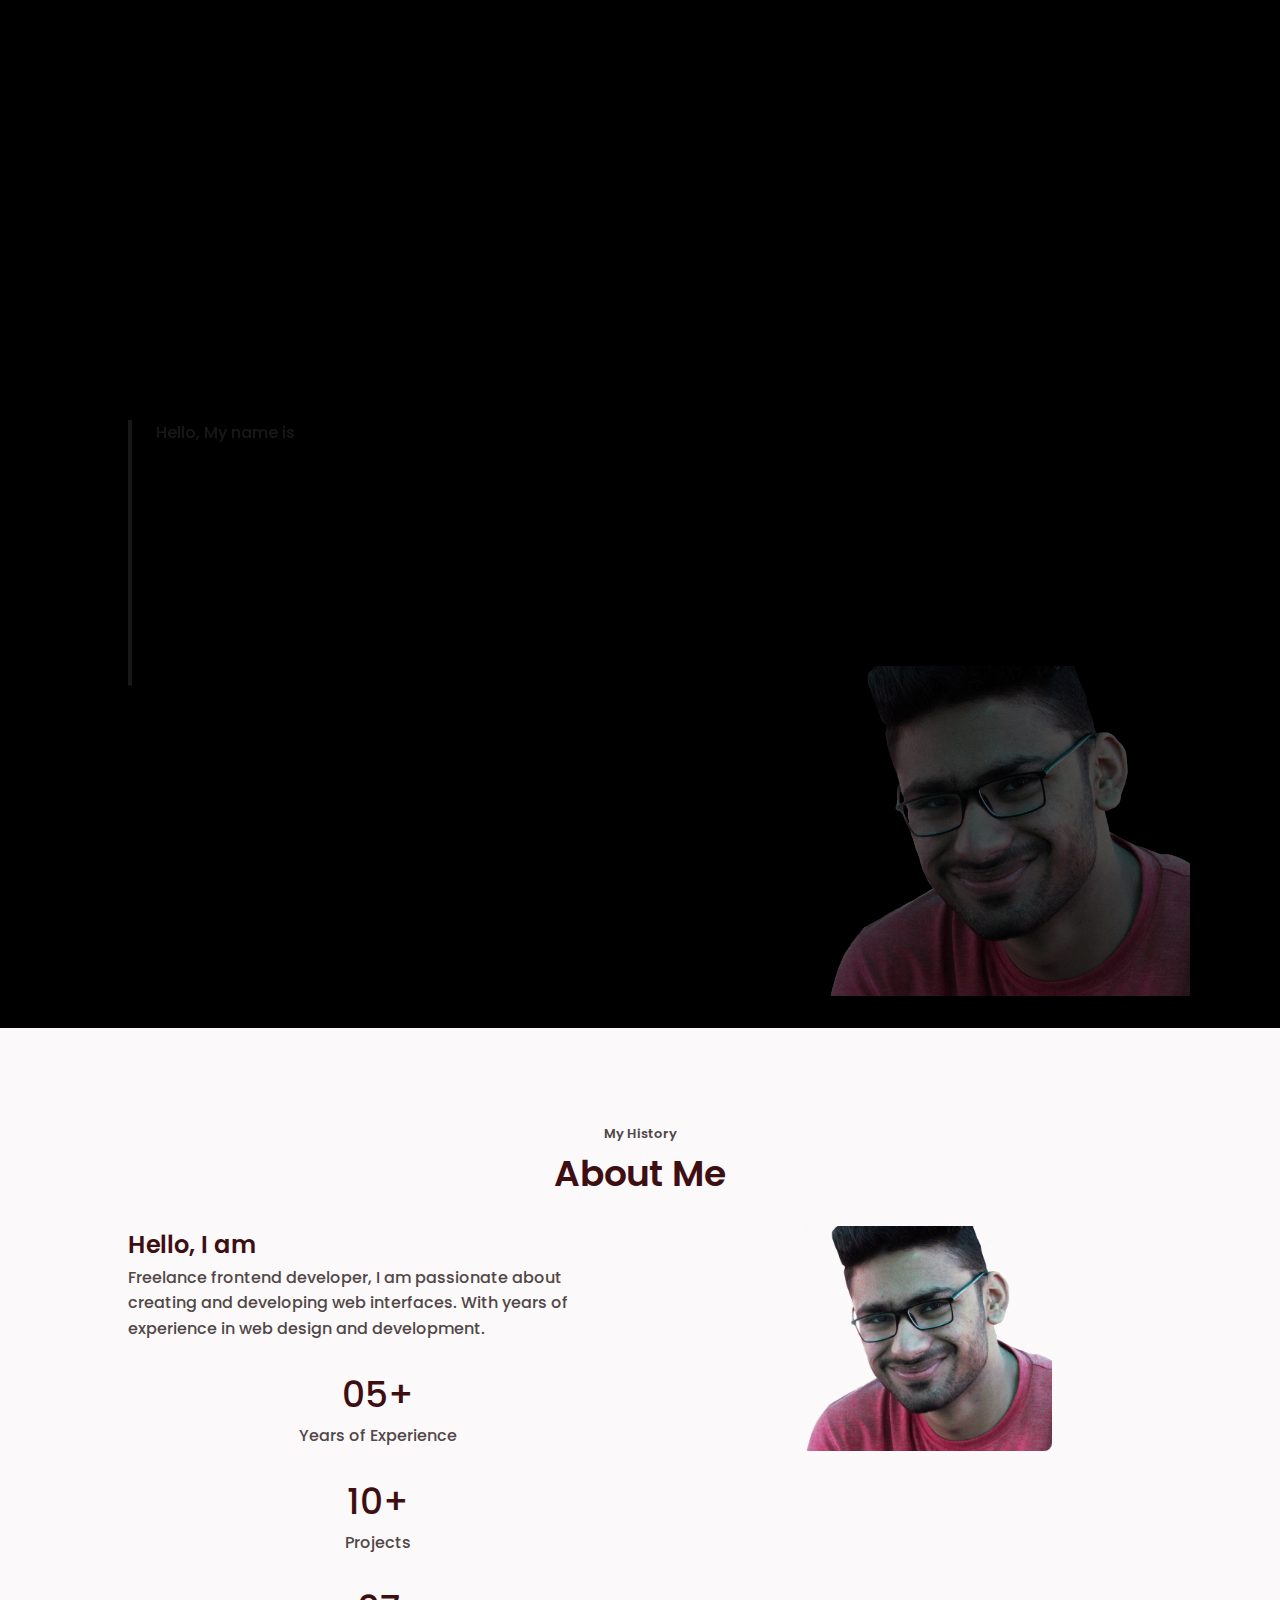
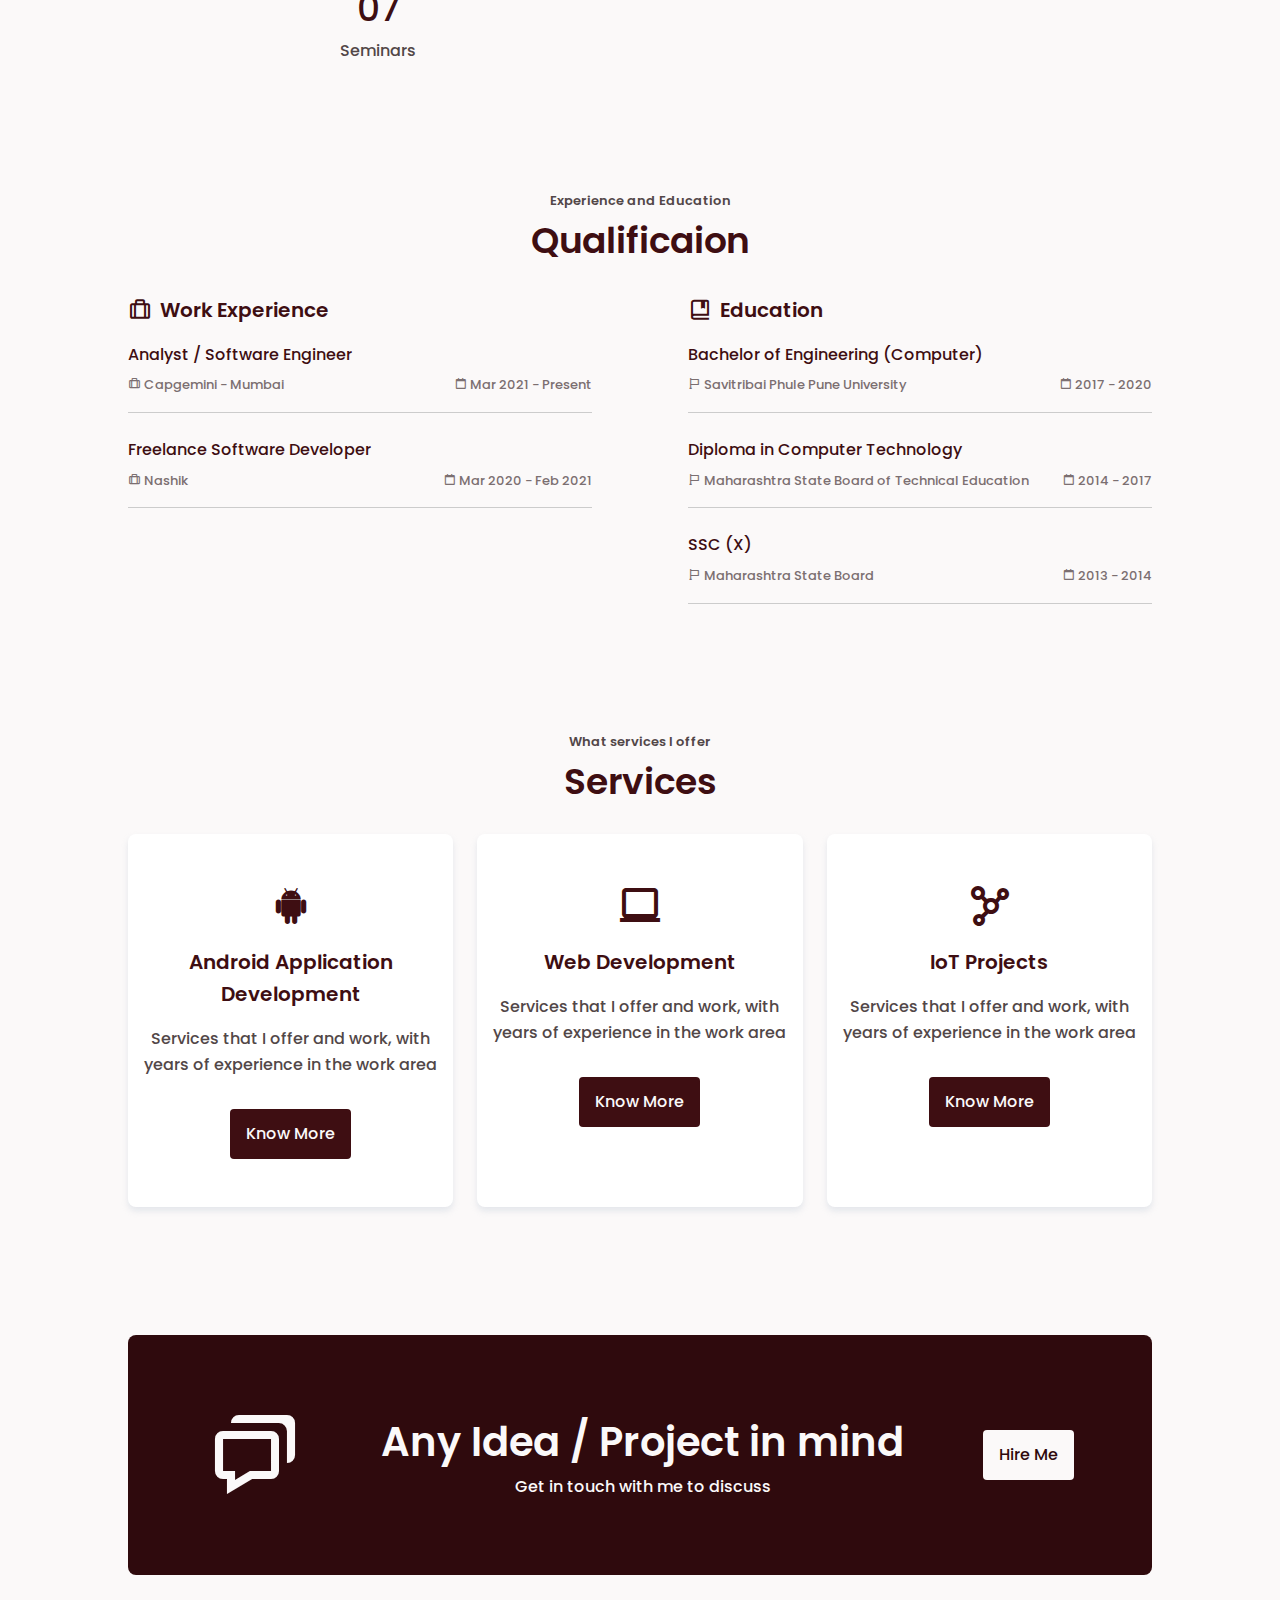
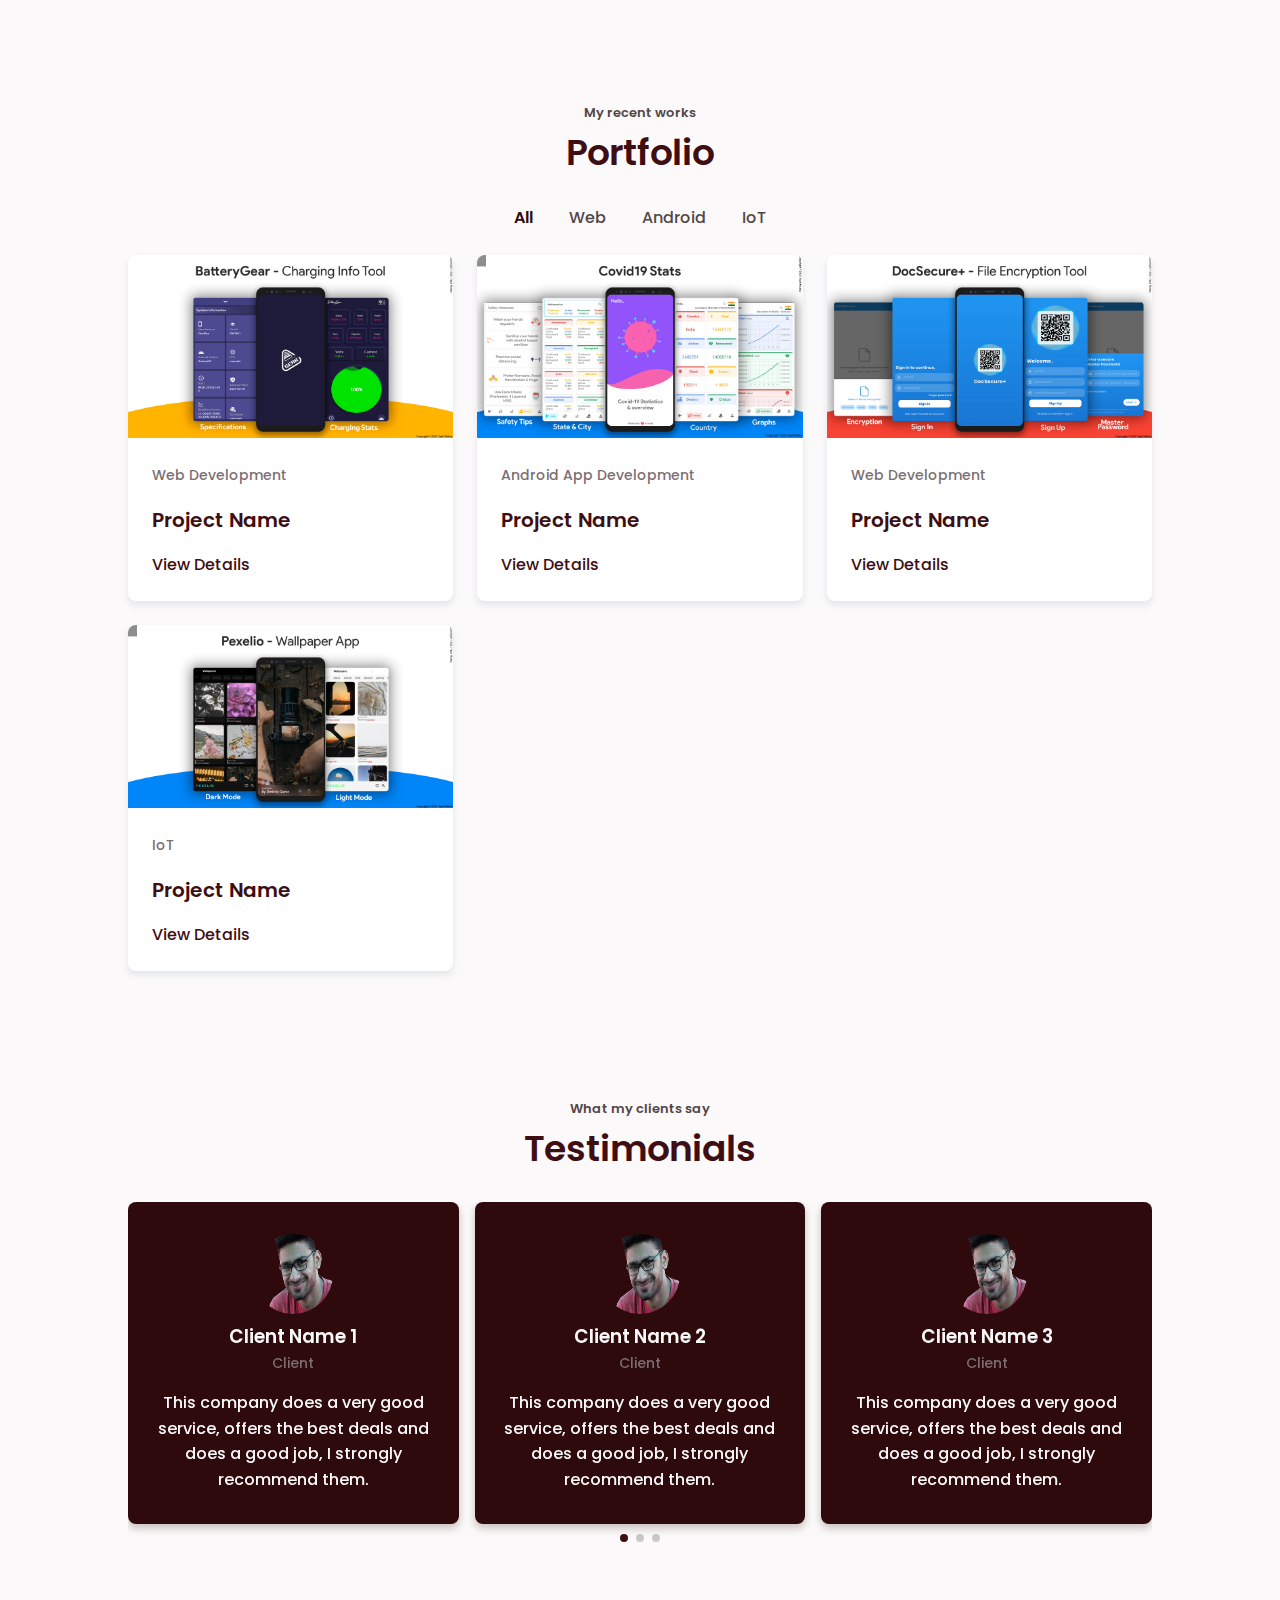
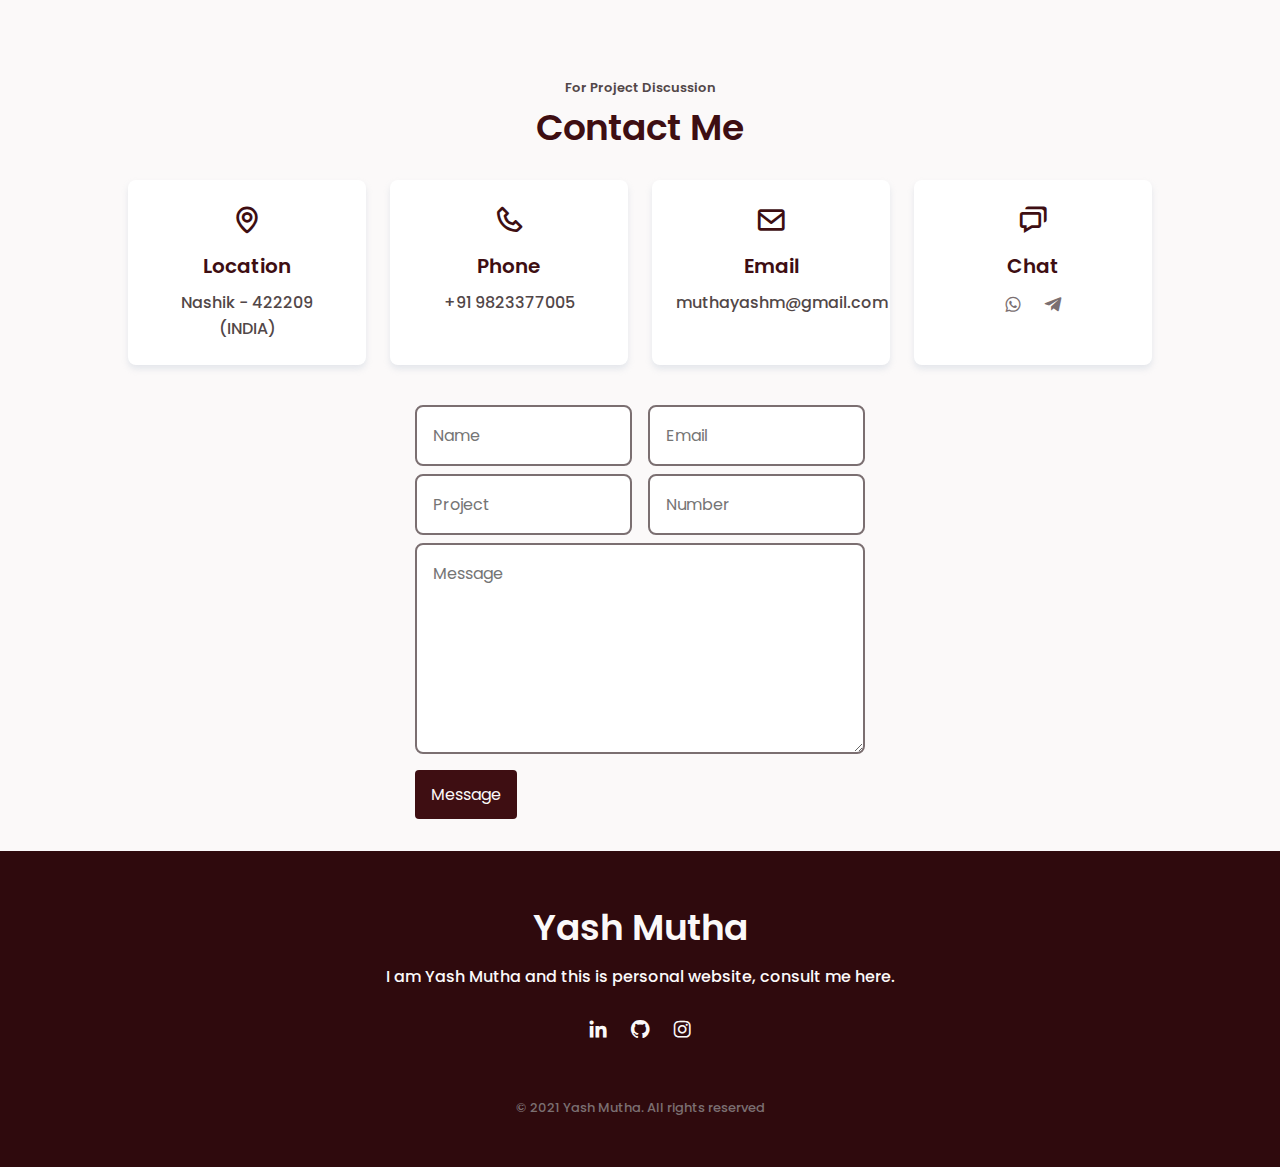
<file: index.html>
<!DOCTYPE html>
<html lang="en">

<head>
    <meta charset="UTF-8">
    <meta http-equiv="X-UA-Compatible" content="IE=edge">
    <meta name="viewport" content="width=device-width, initial-scale=1.0">
    <title>Welcome to Yash Mutha's site</title>

    <!-- ======MAIN CSS===== -->
    <link rel="stylesheet" href="./css/style.css">

    <!-- ======SWIPER CSS===== -->
    <link rel="stylesheet" href="./css/swiper-bundle.min.css">

    <!-- ======BOXICONS===== -->
    <link href='https://unpkg.com/boxicons@2.0.7/css/boxicons.min.css' rel='stylesheet'>
</head>

<body>
    <!-- SCROLL TOP -->
    <a href="#home" class="scrolltop" id="scroll-top">
        <i class="bx bx-chevron-up scrolltop__icon"></i>
    </a>

    <!-- HEADER -->
    <header class="l-header" id="header">
        <nav class="nav bd-container">
            <a href="#" class="nav__logo">Yash Mutha</a>

            <div class="nav__menu" id="nav-menu">
                <ul class="nav__list">
                    <li class="nav__item"><a href="#home" class="nav__link active">Home</a></li>
                    <li class="nav__item"><a href="#about" class="nav__link">About</a></li>
                    <li class="nav__item"><a href="#services" class="nav__link">Services</a></li>
                    <li class="nav__item"><a href="#portfolio" class="nav__link">Portfolio</a></li>
                    <li class="nav__item"><a href="#contact" class="nav__link">Contact</a></li>
                </ul>
            </div>

            <div class="nav__toggle" id="nav-toggle">
                <i class="bx bx-menu"></i>
            </div>
        </nav>
    </header>

    <main class="l-main">
        <!-- HOME -->
        <section class="home section" id="home">
            <div class="home__container bd-container bd-grid">
                <div class="home__data">
                    <span class="home_greeting">Hello, My name is</span>
                    <h1 class="home__name">Yash Mutha</h1>
                    <span class="home__profession">Software Engineer</span>
                    <a download="" href="./assets/files/Resume_YashMutha_04.02.2021.pdf"
                        class="button button-light home__button">Download
                        Resume</a>
                </div>

                <div class="home__social">
                    <a href="#" class="home__social-icon"><i class="bx bxl-linkedin"></i></a>
                    <a href="#" class="home__social-icon"><i class="bx bxl-github"></i></a>
                    <a href="#" class="home__social-icon"><i class="bx bxl-twitter"></i></a>
                    <a href="#" class="home__social-icon"><i class="bx bxl-facebook"></i></a>
                    <a href="#" class="home__social-icon"><i class="bx bxl-instagram"></i></a>
                </div>

                <div class="home__img">
                    <img src="./assets/images/profile_picture.png" alt="" srcset="">
                </div>
            </div>
        </section>
        <!-- END of HOME -->

        <!-- ABOUT -->
        <section class="about section bd-container" id="about">
            <span class="section-subtitle">My History</span>
            <h2 class="section-title">About Me</h2>

            <div class="about__container bd-grid">
                <div class="about__data bd-grid">
                    <p class="about__description">
                        <span>Hello, I am <br></span>
                        Freelance frontend developer, I am passionate about creating and developing web interfaces. With
                        years of experience in web design and development.
                    </p>

                    <div>
                        <span class="about__number">05+</span>
                        <span class="about__achievment">Years of Experience</span>
                    </div>

                    <div>
                        <span class="about__number">10+</span>
                        <span class="about__achievment">Projects</span>
                    </div>

                    <div>
                        <span class="about__number">07</span>
                        <span class="about__achievment">Seminars</span>
                    </div>
                </div>
                <img src="./assets/images/profile_picture.png" class="about__img" alt="" srcset="">
            </div>
        </section>
        <!-- END of ABOUT -->

        <!-- QUALIFICATION -->
        <section class="qualification section bd-container">
            <span class="section-subtitle">Experience and Education</span>
            <h2 class="section-title">Qualificaion</h2>

            <div class="qualification__container bd-grid">
                <!-- Work Experience -->
                <div class="qualification__content">
                    <h2 class="qualification__title">
                        <i class="bx bx-briefcase-alt qualification__title-icon"></i>
                        Work Experience
                    </h2>

                    <div class="bd-grid">
                        <!-- Qualification 1 -->
                        <div class="qualification__data">
                            <h3 class="qualification__area">Analyst / Software Engineer</h3>
                            <div class="qualification__box">
                                <span class="qualification__work">
                                    <i class="bx bx-briefcase-alt qualification__icon"></i>
                                    Capgemini - Mumbai
                                </span>
                                <span class="qualification__work">
                                    <i class="bx bx-calendar-alt qualification__icon"></i>
                                    Mar 2021 - Present
                                </span>
                            </div>
                        </div>

                        <!-- Qualification 2 -->
                        <div class="qualification__data">
                            <h3 class="qualification__area">Freelance Software Developer</h3>
                            <div class="qualification__box">
                                <span class="qualification__work">
                                    <i class="bx bx-briefcase-alt qualification__icon"></i>
                                    Nashik
                                </span>
                                <span class="qualification__work">
                                    <i class="bx bx-calendar-alt qualification__icon"></i>
                                    Mar 2020 - Feb 2021
                                </span>
                            </div>
                        </div>
                    </div>
                </div>

                <!-- Education -->
                <div class="qualification__content">
                    <h2 class="qualification__title">
                        <i class="bx bx-book-bookmark qualification__title-icon"></i>
                        Education
                    </h2>

                    <div class="bd-grid">

                        <!-- Education 1 -->
                        <div class="qualification__data">
                            <h3 class="qualification__area">Bachelor of Engineering (Computer)</h3>
                            <div class="qualification__box">
                                <span class="qualification__work">
                                    <i class="bx bx-flag qualification__icon"></i>
                                    Savitribai Phule Pune University
                                </span>
                                <span class="qualification__work">
                                    <i class="bx bx-calendar-alt qualification__icon"></i>
                                    2017 - 2020
                                </span>
                            </div>
                        </div>

                        <!-- Education 2 -->
                        <div class="qualification__data">
                            <h3 class="qualification__area">Diploma in Computer Technology</h3>
                            <div class="qualification__box">
                                <span class="qualification__work">
                                    <i class="bx bx-flag qualification__icon"></i>
                                    Maharashtra State Board of Technical Education
                                </span>
                                <span class="qualification__work">
                                    <i class="bx bx-calendar-alt qualification__icon"></i>
                                    2014 - 2017
                                </span>
                            </div>
                        </div>

                        <!-- Education 3 -->
                        <div class="qualification__data">
                            <h3 class="qualification__area">SSC (X)</h3>
                            <div class="qualification__box">
                                <span class="qualification__work">
                                    <i class="bx bx-flag qualification__icon"></i>
                                    Maharashtra State Board
                                </span>
                                <span class="qualification__work">
                                    <i class="bx bx-calendar-alt qualification__icon"></i>
                                    2013 - 2014
                                </span>
                            </div>
                        </div>

                    </div>
                </div>
            </div>
        </section>
        <!-- END of QUALIFICATION -->

        <!-- SERVICES -->
        <section class="services section bd-container" id="services">
            <span class="section-subtitle">What services I offer</span>
            <h2 class="section-title">Services</h2>

            <!-- Service 1 -->
            <div class="services__container bd-grid">
                <div class="services__data">
                    <i class="bx bxl-android services__icon"></i>
                    <h3 class="services__title">Android Application Development</h3>
                    <p class="services__description">Services that I offer and work, with years of experience in the
                        work area</p>
                    <a href="#" class="button">Know More</a>
                </div>

                <!-- Service 2 -->

                <div class="services__data">
                    <i class="bx bx-laptop services__icon"></i>
                    <h3 class="services__title">Web Development</h3>
                    <p class="services__description">Services that I offer and work, with years of experience in the
                        work area</p>
                    <a href="#" class="button">Know More</a>
                </div>

                <!-- Service 3 -->
                <div class="services__data">
                    <i class='bx bx-network-chart services__icon'></i>
                    <h3 class="services__title">IoT Projects</h3>
                    <p class="services__description">Services that I offer and work, with years of experience in the
                        work area</p>
                    <a href="#" class="button">Know More</a>
                </div>
            </div>
        </section>
        <!-- END of SERVICES -->

        <!-- PROJECT IN MIND -->
        <section class="project section bd-container">
            <div class="project__container bd-grid">
                <div class="project__data">
                    <i class="bx bx-chat project__icon"></i>

                    <div>
                        <h2 class="project__title">Any Idea / Project in mind</h2>
                        <p class="project__description">Get in touch with me to discuss</p>
                    </div>

                    <div>
                        <a href="#" class="button button-white">Hire Me</a>
                    </div>
                </div>
            </div>
        </section>
        <!-- END of PROJECT IN MIND -->

        <!-- PORTFOLIO -->
        <section class="portfolio section bd-container" id="portfolio">
            <span class="section-subtitle">My recent works</span>
            <h2 class="section-title">Portfolio</h2>

            <div class="portfolio__nav">
                <span class="portfolio__item active-portfolio" data-filter="all">All</span>
                <span class="portfolio__item" data-filter=".web">Web</span>
                <span class="portfolio__item" data-filter=".android">Android</span>
                <span class="portfolio__item" data-filter=".iot">IoT</span>
            </div>

            <div class="portfolio__container bd-grid">
                <!-- Project 1 -->
                <div class="portfolio__content mix web">
                    <a href="#"><img src="./assets/images/projects/android/BatteryGear.png" alt=""
                            class="portfolio__img"></a>
                    <div class="portfolio__data">
                        <span class="portfolio__subtitle">Web Development</span>
                        <a href="#">
                            <h2 class="portfolio__title">Project Name</h2>
                        </a>
                        <a href="#" class="button button-link">View Details</a>
                    </div>
                </div>

                <!-- Project 2 -->
                <div class="portfolio__content mix android">
                    <a href="#"><img src="./assets/images/projects/android/Covid19Statistics.png" alt=""
                            class="portfolio__img"></a>
                    <div class="portfolio__data">
                        <span class="portfolio__subtitle">Android App Development</span>
                        <a href="#">
                            <h2 class="portfolio__title">Project Name</h2>
                        </a>
                        <a href="#" class="button button-link">View Details</a>
                    </div>
                </div>

                <!-- Project 3 -->
                <div class="portfolio__content mix web">
                    <a href="#"><img src="./assets/images/projects/android/DocSecureFileEncryption.png" alt=""
                            class="portfolio__img"></a>
                    <div class="portfolio__data">
                        <span class="portfolio__subtitle">Web Development</span>
                        <a href="#">
                            <h2 class="portfolio__title">Project Name</h2>
                        </a>
                        <a href="#" class="button button-link">View Details</a>
                    </div>
                </div>

                <!-- Project 4 -->
                <div class="portfolio__content mix iot">
                    <a href="#"><img src="./assets/images/projects/android/PexelioWallpaper.png" alt=""
                            class="portfolio__img"></a>
                    <div class="portfolio__data">
                        <span class="portfolio__subtitle">IoT</span>
                        <a href="#">
                            <h2 class="portfolio__title">Project Name</h2>
                        </a>
                        <a href="#" class="button button-link">View Details</a>
                    </div>
                </div>
            </div>
        </section>
        <!-- END of PORTFOLIO -->

        <!-- TESTIMONIALS -->
        <section class="portfolio section bd-container">
            <span class="section-subtitle">What my clients say</span>
            <h2 class="section-title">Testimonials</h2>


            <div class="testimonial__container swiper-container">
                <div class="swiper-wrapper">

                    <!-- Client 1 -->
                    <div class="testimonial__content swiper-slide">
                        <img src="/assets/images/profile_picture.png" alt="" class="testimonial__img">
                        <h3 class="testimonial__title">Client Name 1</h3>
                        <span class="testimonial__client">Client</span>
                        <p class="testimonial__description">This company does a very good service, offers the best deals
                            and
                            does a good job, I strongly recommend them.</p>
                    </div>

                    <!-- Client 2 -->
                    <div class="testimonial__content swiper-slide">
                        <img src="/assets/images/profile_picture.png" alt="" class="testimonial__img">
                        <h3 class="testimonial__title">Client Name 2</h3>
                        <span class="testimonial__client">Client</span>
                        <p class="testimonial__description">This company does a very good service, offers the best deals
                            and
                            does a good job, I strongly recommend them.</p>
                    </div>

                    <!-- Client 3 -->
                    <div class="testimonial__content swiper-slide">
                        <img src="/assets/images/profile_picture.png" alt="" class="testimonial__img">
                        <h3 class="testimonial__title">Client Name 3</h3>
                        <span class="testimonial__client">Client</span>
                        <p class="testimonial__description">This company does a very good service, offers the best deals
                            and
                            does a good job, I strongly recommend them.</p>
                    </div>
                </div>
                <div class="swiper-pagination"></div>
            </div>
        </section>
        <!-- END of TESTIMONIALS -->

        <!-- CONTACT -->
        <section class="contact section bd-container" id="contact">
            <span class="section-subtitle">For Project Discussion</span>
            <h2 class="section-title">Contact Me</h2>

            <div class="contact__container bd-grid">
                <div class="contact__content bd-grid">
                    <div class="contact__box">
                        <i class="bx bx-map contact__icon"></i>
                        <h3 class="contact__title">Location</h3>
                        <span class="contact__description">Nashik - 422209 (INDIA)</span>
                    </div>

                    <div class="contact__box">
                        <i class="bx bx-phone contact__icon"></i>
                        <h3 class="contact__title">Phone</h3>
                        <span class="contact__description">+91 9823377005</span>
                    </div>

                    <div class="contact__box">
                        <i class="bx bx-envelope contact__icon"></i>
                        <h3 class="contact__title">Email</h3>
                        <span class="contact__description">muthayashm@gmail.com</span>
                    </div>

                    <div class="contact__box">
                        <i class="bx bx-chat contact__icon"></i>
                        <h3 class="contact__title">Chat</h3>
                        <div>
                            <a href="#" class="contact__social"><i class="bx bxl-whatsapp"></i></a>
                            <a href="#" class="contact__social"><i class="bx bxl-telegram"></i></a>
                        </div>
                    </div>
                </div>

                <form action="" class="contact__form">
                    <div class="contact__inputs">
                        <input type="text" placeholder="Name" class="contact__input">
                        <input type="email" placeholder="Email" class="contact__input">
                    </div>

                    <div class="contact__inputs">
                        <input type="text" placeholder="Project" class="contact__input">
                        <input type="number" placeholder="Number" class="contact__input">
                    </div>

                    <textarea name="" id="" cols="0" rows="7" placeholder="Message" class="contact__input"></textarea>

                    <input type="submit" value="Message" class="button contact__button">
                </form>
            </div>
        </section>
        <!-- END of CONTACT -->
    </main>

    <!-- FOOTER -->
    <footer class="footer">
        <div class="footer__container bd-container">
            <h1 class="footer__title">Yash Mutha</h1>
            <p class="footer__description">I am Yash Mutha and this is personal website, consult me here.</p>

            <div class="footer__social">
                <a href="#" class="footer__link"><i class="bx bxl-linkedin"></i></a>
                <a href="#" class="footer__link"><i class="bx bxl-github"></i></a>
                <a href="#" class="footer__link"><i class="bx bxl-instagram"></i></a>
            </div>

            <p class="footer__copy">&#169; 2021 Yash Mutha. All rights reserved</p>
        </div>
    </footer>

    <!-- ======MIXITUP FILTER===== -->
    <script src="./js/mixitup.min.js"></script>

    <!-- ======SWIPER JS===== -->
    <script src="./js/swiper-bundle.min.js"></script>

    <!-- ======GSAP===== -->
    <script src="./js/gsap.min.js"></script>

    <!-- ======MAIN JS===== -->
    <script src="./js/main.js"></script>
</body>

</html>
</file>
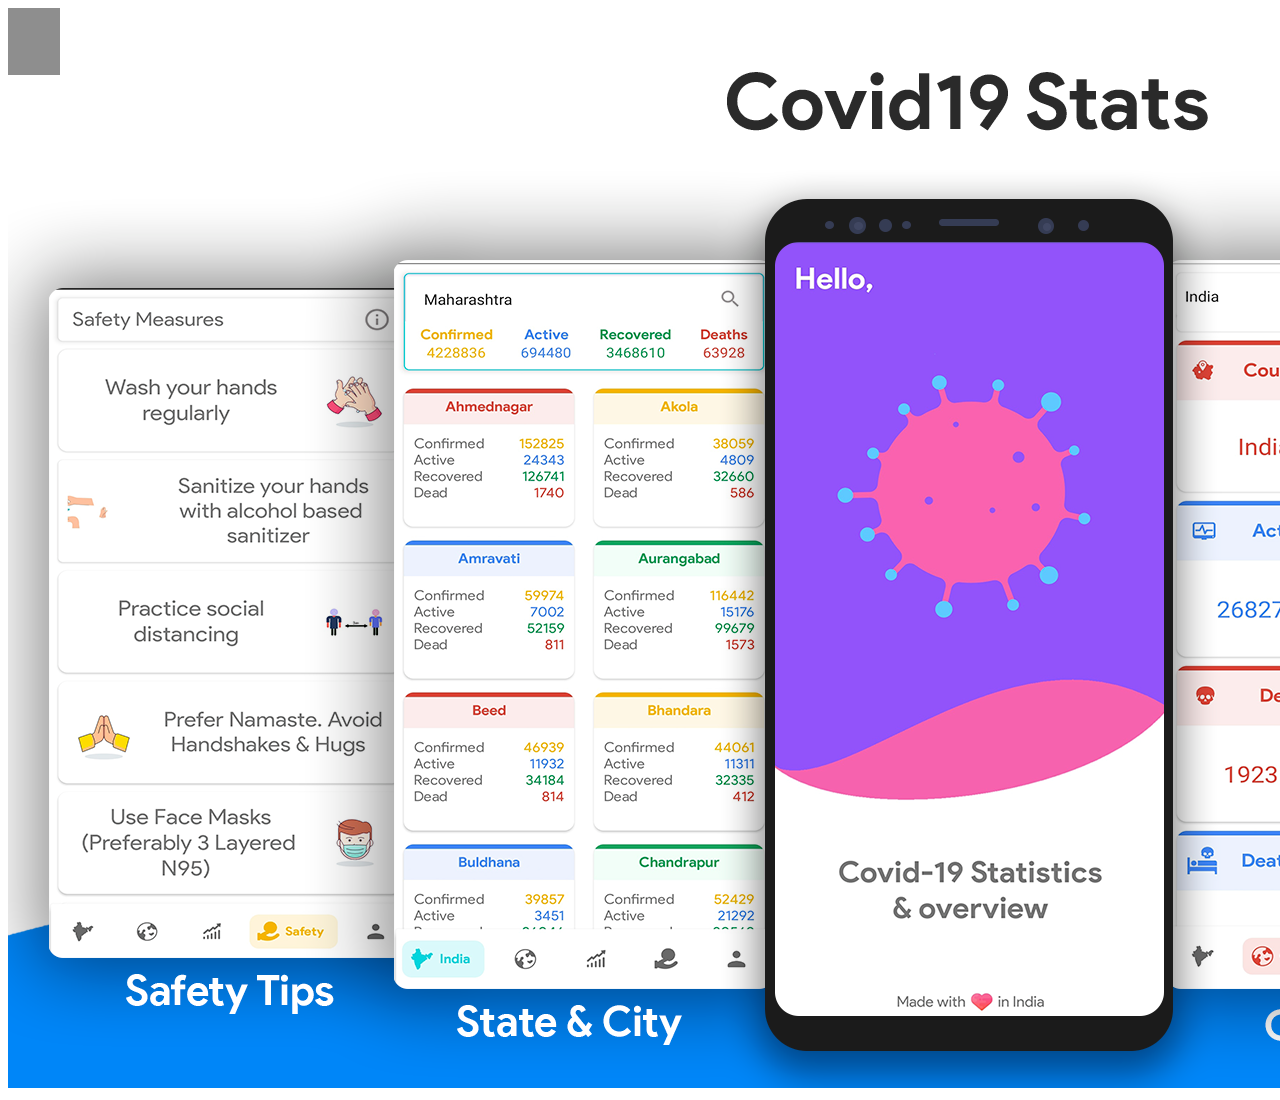
<file: projects/covid/index.html>
<!DOCTYPE html>
<html lang="en">

<head>
    <meta charset="UTF-8">
    <meta http-equiv="X-UA-Compatible" content="IE=edge">
    <meta name="viewport" content="width=device-width, initial-scale=1.0">
    <title>YashMutha.in Files</title>
</head>

<body>
    <img src="/assets/images/projects/android/Covid19Statistics.png" alt="Covid Project">
</body>

</html>
</file>
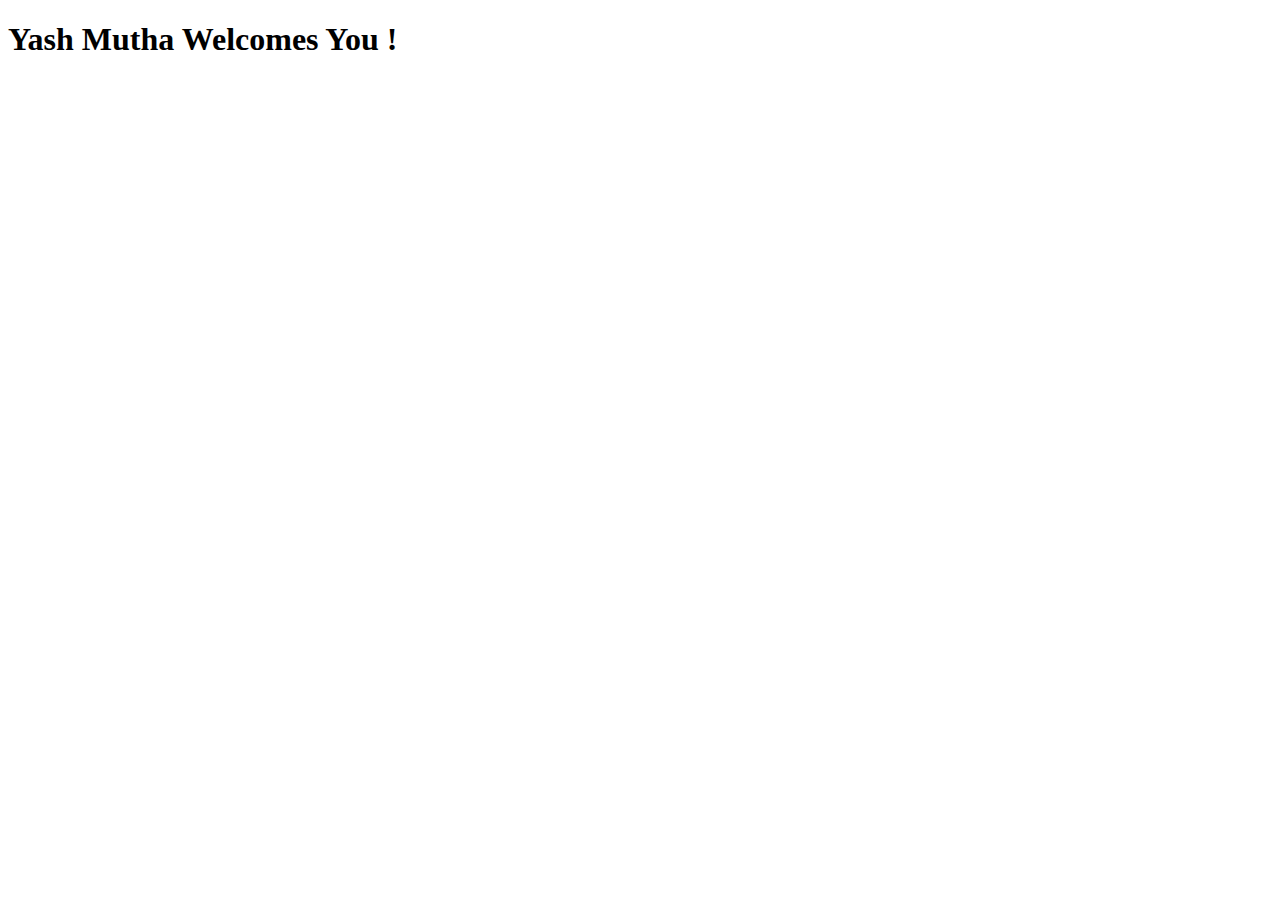
<file: sample.html>
<!DOCTYPE html>
<html lang="en">

<head>
    <meta charset="UTF-8">
    <meta http-equiv="X-UA-Compatible" content="IE=edge">
    <meta name="viewport" content="width=device-width, initial-scale=1.0">
    <title>YashMutha.in Files</title>
</head>

<body>
    <h1>Yash Mutha Welcomes You !</h1>
</body>

</html>
</file>
<file: css/style.css>
/* Google Fonts */
@import url("https://fonts.googleapis.com/css2?family=Poppins:wght@100;200;300;400;500;600;700;800;900&display=swap");

/* Variable CSS */
:root {
    --header-height: 3rem;

    /* Colors */
    --first-color: #3e0e12;
    --first-color-dark: #2f0a0d;
    --text-color: #524748;
    --first-color-light: #7b6f71;
    --first-color-lighten: #fbf9f9;

    /* Font and Typography */
    --body-font: 'Poppins', sans-serif;
    --biggest-font-size: 2.5rem;
    --h1-font-size: 1.5rem;
    --h2-font-size: 1.25rem;
    --h3-font-size: 1.125rem;
    --normal-font-size: 0.938rem;
    --small-font-size: 0.813rem;
    --smaller-font-size: 0.75rem;

    /* Font Weight */
    --font-medium: 500;
    --font-semi-bold: 600;
    --font-bold: 700;

    /* Margins */
    --mb-1: 0.5rem;
    --mb-2: 1rem;
    --mb-3: 1.5rem;
    --mb-4: 2rem;
    --mb-5: 2.5rem;
    --mb-6: 3rem;

    /* Z Index */
    --z-normal: 1;
    --z-tooltip: 10;
    --z-fixed: 100;
}

@media screen and (min-width: 768px) {
    :root {
        --biggest-font-size: 4.5rem;
        --h1-font-size: 2.25rem;
        --h2-font-size: 1.5rem;
        --h3-font-size: 1.25rem;
        --normal-font-size: 1rem;
        --small-font-size: 0.875rem;
        --smaller-font-size: 0.813rem;
    }
}

/* =====BASE===== */
*,
::before,
::after {
    box-sizing: border-box;
}

html {
    scroll-behavior: smooth;
}

body {
    margin: var(--header-height) 0 0 0;
    font-family: var(--body-font);
    font-size: var(--normal-font-size);
    font-weight: var(--font-medium);
    background-color: var(--first-color-lighten);
    color: var(--text-color);
    line-height: 1.6;
}

h1,
h2,
h3,
ul,
p {
    margin: 0;
}

h2,
h3 {
    font-weight: var(--font-semi-bold);
}

ul {
    padding: 0;
    list-style: none;
}

a {
    text-decoration: none;
}

img {
    max-width: 100%;
    height: auto;
    display: block;
}

/* =====CLASS===== */
.section {
    padding: 4rem 0 2rem;
}

.section-title,
.section-subtitle {
    text-align: center;
}

.section-title {
    font-size: var(--h1-font-size);
    color: var(--first-color);
    margin-bottom: var(--mb-3);
}

.section-subtitle {
    display: block;
    font-size: var(--smaller-font-size);
    font-weight: var(--font-semi-bold);
}

/* =====LAYOUT===== */
.bd-container {
    max-width: 1024px;
    width: calc(100% - 2rem);
    margin-left: var(--mb-2);
    margin-right: var(--mb-2);
}

.bd-grid {
    display: grid;
    gap: 1.5rem;
}

.l-header {
    width: 100%;
    position: fixed;
    top: 0;
    left: 0;
    z-index: var(--z-fixed);
    background-color: #000;
}

/* =====NAV===== */
.nav {
    height: var(--header-height);
    display: flex;
    justify-content: space-between;
    align-items: center;
}

@media screen and (max-width:768px) {
    .nav__menu {
        position: fixed;
        top: -100%;
        left: 0;
        width: 100%;
        padding-top: 1.5rem;
        text-align: center;
        background-color: #000;
        transition: .4s;
        box-shadow: 0 2px 4px rgba(0, 0, 0, .1);
        border-radius: 0 0 1rem 1rem;
    }
}

.nav__item {
    margin-bottom: var(--mb-3);
}

.nav__link {
    color: var(--first-color-lighten);
    transition: .3s;
}

.nav__link:hover {
    color: var(--first-color-light);
}

.nav__logo,
.nav__toggle {
    color: var(--first-color-lighten);
}

.nav__toggle {
    font-size: 1.3rem;
    cursor: pointer;
}

/* Show Menu */
.show-menu {
    top: var(--header-height)
}

/* =====Active Menu===== */
.active-link {
    position: relative;
}

.active-link::after {
    content: '';
    position: absolute;
    bottom: -.7rem;
    left: 0;
    width: 65%;
    height: 3px;
    background-color: var(--first-color-light);
    animation: center-animate 1s ease;
}

@keyframes center-animate {
    0% {
        width: 0;
        opacity: 0;
    }

    100% {
        width: 65%;
        opacity: 1;
    }
}

/* =====Change Background header===== */
.scroll-header {
    background-color: var(--first-color-lighten);
    box-shadow: 0 2px 4px rgba(0, 0, 0, 0.1);
}

.scroll-header .nav__logo,
.scroll-header .nav__toggle,
.scroll-header .nav__link {
    color: var(--first-color-dark);
}

.scroll-header .nav__menu {
    background-color: var(--first-color-lighten);
}

/* Scroll to Top */
.scrolltop {
    position: fixed;
    right: 1rem;
    bottom: -20%;
    display: flex;
    justify-content: center;
    align-items: center;
    background: rgba(123, 111, 113, .7);
    border-radius: 50%;
    z-index: var(--z-tooltip);
    transition: .4s;
    visibility: hidden;
}

.scrolltop:hover {
    background-color: var(--first-color);
}

.scrolltop__icon {
    font-size: 2rem;
    padding: .25rem;
    color: var(--first-color-lighten);
}

/* SHOW SCROLL TOP */
.show-scroll {
    visibility: visible;
    bottom: 1.5rem;
}

/* =====HOME===== */
.home {
    background-color: #000;
    overflow: hidden;
}

.home__container {
    position: relative;
    height: calc(100vh-var(--header-height));
    grid-template-rows: repeat(2, max-content);
    align-content: space-around;
    row-gap: 2rem;
}

.home__data {
    border-left: 4px solid var(--first-color-lighten);
    color: var(--first-color-lighten);
    padding-left: 1.5rem;
    z-index: var(--z-tooltip);
}

.home__name {
    font-size: var(--biggest-font-size);
}

.home__greeting,
.home__profession {
    display: block;
    font-weight: var(--font-bold);
}

.home__greeting {
    font-size: .813rem;
}

.home__profession {
    font-size: .938rem;
    margin-bottom: var(--mb-3);
}

.home__img {
    position: absolute;
    right: 0;
    bottom: 0;
}

.home__img img {
    width: 240px;
}

.home__social {
    display: flex;
    flex-direction: column;
}

.home__social-icon {
    width: max-content;
    font-size: 1.3rem;
    margin-bottom: var(--mb-2);
    color: var(--first-color-lighten)
}

.home__social-icon:hover {
    color: var(--first-color-light);
}

/* BUTTONS */
.button {
    display: inline-block;
    background-color: var(--first-color);
    color: var(--first-color-lighten);
    padding: .75rem 1rem;
    border-radius: .25rem;
    transition: .3s;
}

.button:hover {
    background-color: var(--first-color-dark);
}

.button-light {
    background-color: var(--first-color-light);
}

.button-white {
    background-color: var(--first-color-lighten);
    color: var(--first-color-dark);
}

.button-white:hover {
    background-color: var(--first-color-light);
}

.button-link {
    background: none;
    color: var(--first-color);
    padding: 0;
}

.button-link:hover {
    background: none;
}

/* =====ABOUT===== */
.about__data {
    text-align: center;
}

.about__description span {
    font-size: var(--h2-font-size);
    font-weight: var(--font-semi-bold);
    color: var(--first-color);
}

.about__number {
    font-size: var(--h1-font-size);
    color: var(--first-color);
    display: block;
}

.about__img {
    justify-self: center;
    width: 220px;
    border-radius: .5rem;
}

/* =====QUALIFICATION===== */
.qualification__container {
    row-gap: 2.5rem;
}

.qualification__title {
    font-size: var(--h3-font-size);
    color: var(--first-color);
    margin-bottom: var(--mb-2);
    display: flex;
    align-items: center;
}

.qualification__title-icon {
    font-size: 1.5rem;
    margin-right: var(--mb-1);
}

.qualification__box {
    padding-bottom: 1rem;
    border-bottom: 1px solid #CCC;
}

.qualification__area {
    font-size: var(--normal-font-size);
    color: var(--first-color);
    margin-bottom: var(--mb-1);
    font-weight: var(--font-medium);
}

.qualification__icon,
.qualification__work {
    font-size: var(--smaller-font-size);
    color: var(--first-color-light);
}

.qualification__work {
    display: block;
}

/* =====SERVICES===== */
.services__data {
    padding: 3rem 1rem;
    background-color: #fff;
    border-radius: .5rem;
    text-align: center;
    transition: .4s;
    box-shadow: 0 4px 6px rgba(174, 190, 205, .3);
}

.services__icon,
.services__title {
    margin-bottom: var(--mb-2);
    color: var(--first-color);
}

.services__icon {
    font-size: 3rem;
}

.services__title {
    font-size: var(--h3-font-size);
}

.services__description {
    margin-bottom: var(--mb-4);
}

.services__data:hover {
    transform: translateY(-.5rem);
    box-shadow: 0 6px 8px rgba(174, 190, 205, .4);
}

/* =====PROJECT IN MIND===== */
.project__container {
    padding: 1.5rem 1rem;
    background-color: var(--first-color-dark);
    color: var(--first-color-lighten);
    border-radius: .5rem;
    text-align: center;
}

.project__icon,
.project__title {
    margin-bottom: var(--mb-1);
}

.project__icon {
    font-size: 3.5rem;
}

.project__description {
    margin-bottom: var(--mb-4);
}

/* =====PORTFOLIO===== */
.portfolio__nav {
    text-align: center;
    margin-bottom: var(--mb-3);
}

.portfolio__item {
    margin: 0 var(--mb-2);
    cursor: pointer;
}

.portfolio__content {
    background-color: #fff;
    border-radius: .5rem;
    overflow: hidden;
    box-shadow: 0 4px 6px rgba(174, 190, 205, .3);
}

.portfolio__img {
    width: 100%;
    transition: .4s;
}

.portfolio__data {
    padding: 1.5rem;
}

.portfolio__subtitle {
    font-size: var(--small-font-size);
    color: var(--first-color-light);
}

.portfolio__title {
    font-size: var(--h3-font-size);
    color: var(--first-color);
    margin: var(--mb-2) 0;
}

.portfolio__content:hover {
    box-shadow: 0 6px 8px rgba(174, 190, 205, .4);
}

.portfolio__content:hover .portfolio__img {
    transform: scale(1.02);
}

/* =====Active menu portfolio===== */
.active-portfolio {
    color: var(--first-color-dark);
    font-weight: var(--font-semi-bold);
}

/* =====TESTIMONIAL===== */
.testimonial__content {
    display: grid;
    background-color: var(--first-color-dark);
    color: var(--first-color-lighten);
    border-radius: .5rem;
    padding: 2rem 1rem;
    text-align: center;
    box-shadow: 0 4px 8px rgba(47, 10, 13, .25);
}

.testimonial__img {
    width: 80px;
    height: 80px;
    border-radius: 50%;
    justify-self: center;
    margin-bottom: var(--mb-1);
}

.testimonial__client {
    font-size: var(--small-font-size);
    color: var(--first-color-light);
    margin-bottom: var(--mb-2);
}

.swiper-pagination {
    position: initial !important;
}

.swiper-pagination-bullet-active {
    background-color: var(--first-color) !important;
}

/* =====CONTACT ME===== */
.contact__container {
    row-gap: 2.5rem;
}

.contact__content {
    grid-template-columns: repeat(auto-fit, minmax(220px, 1fr));
}

.contact__box {
    background-color: #FFF;
    border-radius: .5rem;
    padding: 1.5rem;
    text-align: center;
    box-shadow: 0 4px 6px rgba(174, 190, 205, .3);
}

.contact__icon,
.contact__title {
    color: var(--first-color);
}

.contact__icon {
    font-size: 2rem;
}

.contact__title {
    font-size: var(--h3-font-size);
    margin: var(--mb-1) 0;
}

.contact__social {
    color: var(--first-color-light);
    font-size: 1.25rem;
    margin: 0 var(--mb-1);
}

.contact__box:hover {
    box-shadow: 0 6px 8px rgba(174, 190, 205, .4);
}

.contact__inputs {
    display: grid;
    grid-template-columns: repeat(2, 1fr);
    column-gap: 1rem;
}

.contact__input,
.contact__button {
    outline: none;
    font-family: var(--body-font);
    font-size: var(--normal-font-size);
}

.contact__input {
    width: 100%;
    padding: 1rem;
    border: 2px solid var(--first-color-light);
    color: var(--first-color);
    border-radius: .5rem;
    margin-bottom: var(--mb-1);
}

.contact::placeholder {
    color: var(--first-color-light);
    font-family: var(--body-font);
    font-weight: var(--font-semi-bold);
}

.contact__button {
    cursor: pointer;
    border: none;
}

/* =====FOOTER===== */
.footer {
    background-color: var(--first-color-dark);
    color: var(--first-color-lighten);
    text-align: center;
}

.footer__container {
    padding: 3rem 0;
}

.footer__title {
    font-size: var(--h1-font-size);
    margin-bottom: var(--mb-1);
    font-weight: var(--font-semi-bold);
}

.footer__description {
    margin-bottom: var(--mb-3);
}

.footer__social {
    margin-bottom: var(--mb-6);
}

.footer__link {
    font-size: 1.4rem;
    color: var(--first-color-lighten);
    margin: 0 var(--mb-1);
    transition: .3s;
}

.footer__link:hover {
    color: var(--first-color-light);
}

.footer__copy {
    font-size: var(--smaller-font-size);
    color: var(--first-color-light);
}

/* =====MEDIA QUERIES===== */
@media screen and (min-width:576px) {
    .home__img img {
        width: 330px;
    }

    .about__container,
    .qualification__container,
    .services__container,
    .portfolio__container {
        grid-template-columns: repeat(2, 1fr);
    }

    .contact__form {
        width: 450px;
        justify-self: center;
    }
}

@media screen and (min-width:768px) {
    body {
        margin: 0;
    }

    .section {
        padding-top: 6rem;
    }

    .section__title {
        margin-bottom: var(--mb-5);
    }

    .nav {
        height: calc(var(--header-height) + 1.5rem);
    }

    .nav__list {
        display: flex;
    }

    .nav__item {
        margin-left: var(--mb-5);
        margin-bottom: 0;
    }

    .nav__toggle {
        display: none;
    }

    .home__container {
        height: 100vh;
        grid-template-rows: max-content .5fr;
        align-content: flex-end;
    }

    .home__greeting {
        font-size: 1.25rem;
    }

    .home__profession {
        font-size: 2rem;
    }

    .home__social {
        flex-direction: row;
        align-items: center;
    }

    .home__social-icon {
        margin-right: var(--mb-4);
        margin-bottom: 0;
    }

    .home__img img {
        width: 440px;
    }

    .about__description {
        text-align: initial;
    }

    .about__img {
        width: 300px;
    }

    .qualification__box {
        display: flex;
        justify-content: space-between;
    }

    .services__container,
    .portfolio__container {
        grid-template-columns: repeat(3, 1fr);
    }

    .project__container {
        padding: 4.5rem 0;
    }

    .project__data {
        display: flex;
        justify-content: space-evenly;
        align-items: center;
    }

    .project__icon,
    .project__title,
    .project__description {
        margin-bottom: 0;
    }

    .project__icon {
        font-size: 6rem;
    }

    .project__title {
        font-size: 2.5rem;
    }
}

@media screen and (min-width:1024px) {
    .bd-container {
        margin-left: auto;
        margin-right: auto;
    }

    .qualification__container {
        column-gap: 6rem;
    }
}
</file>
